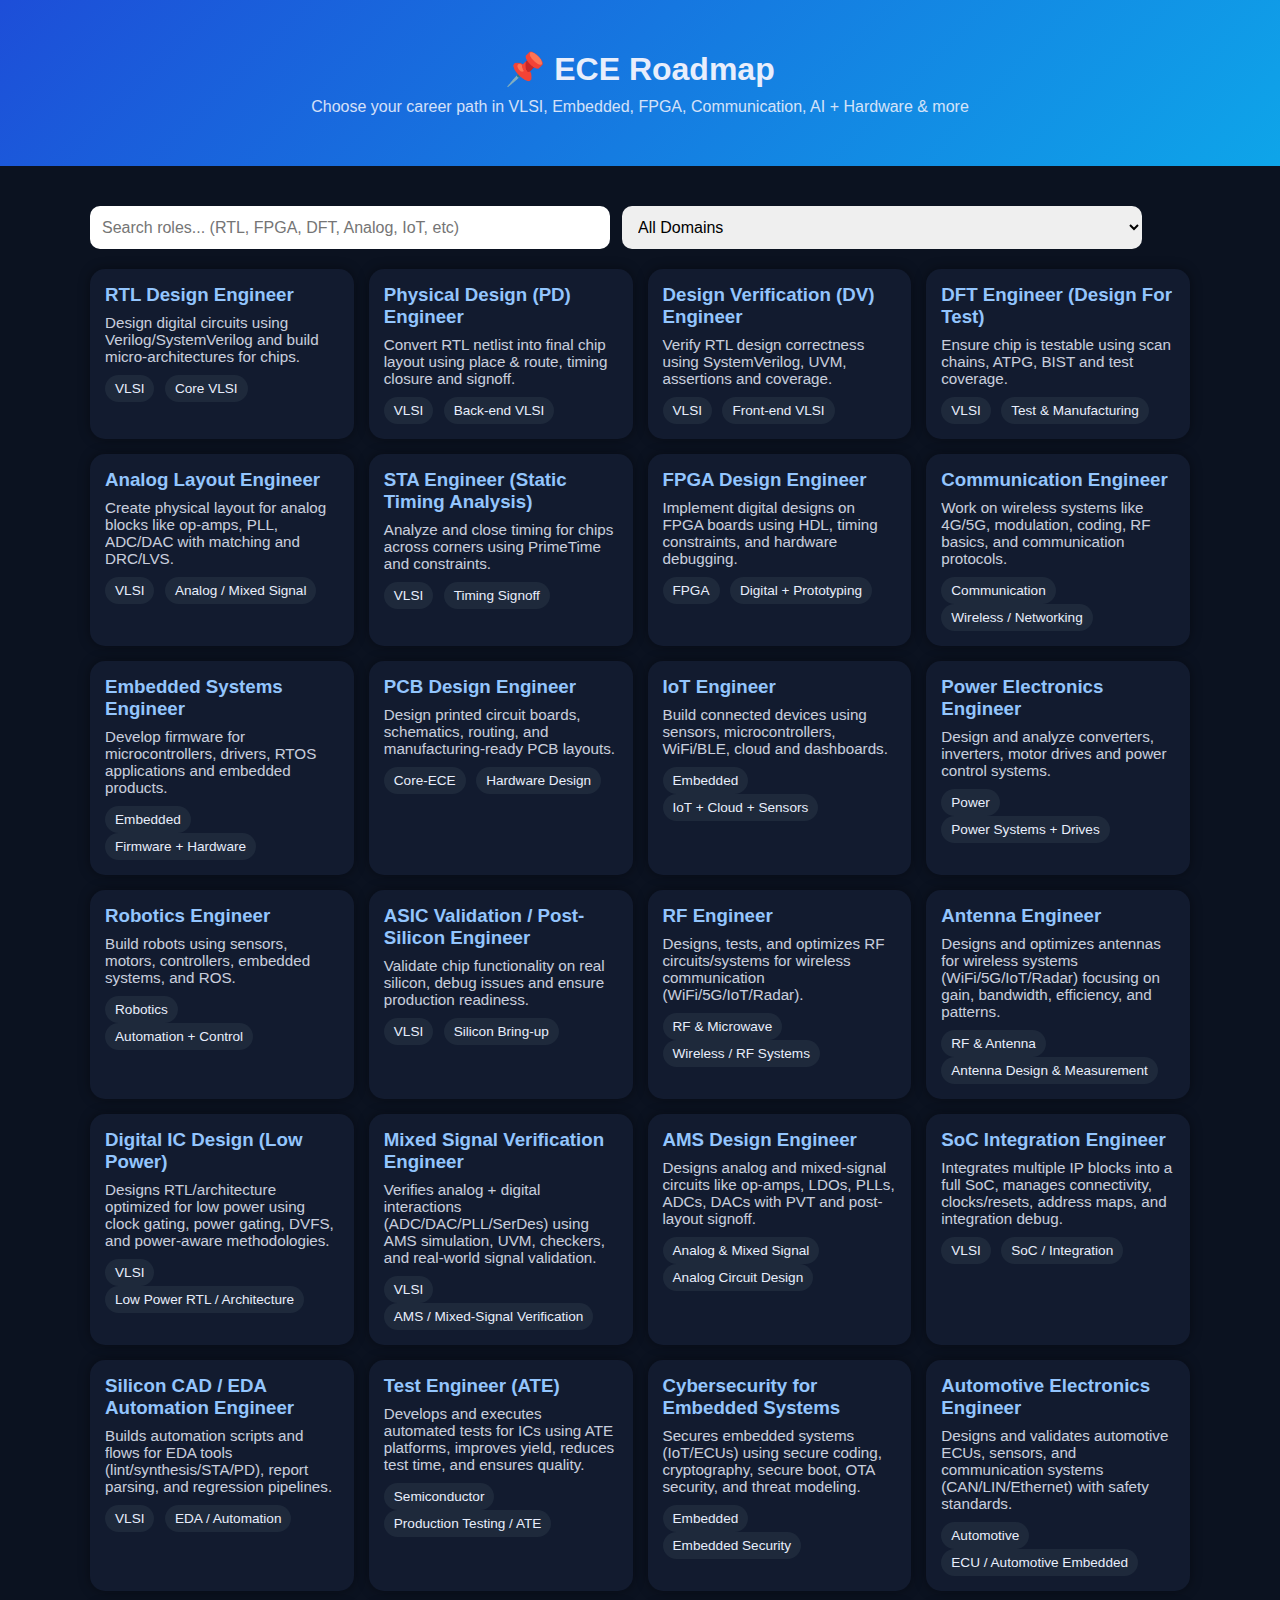
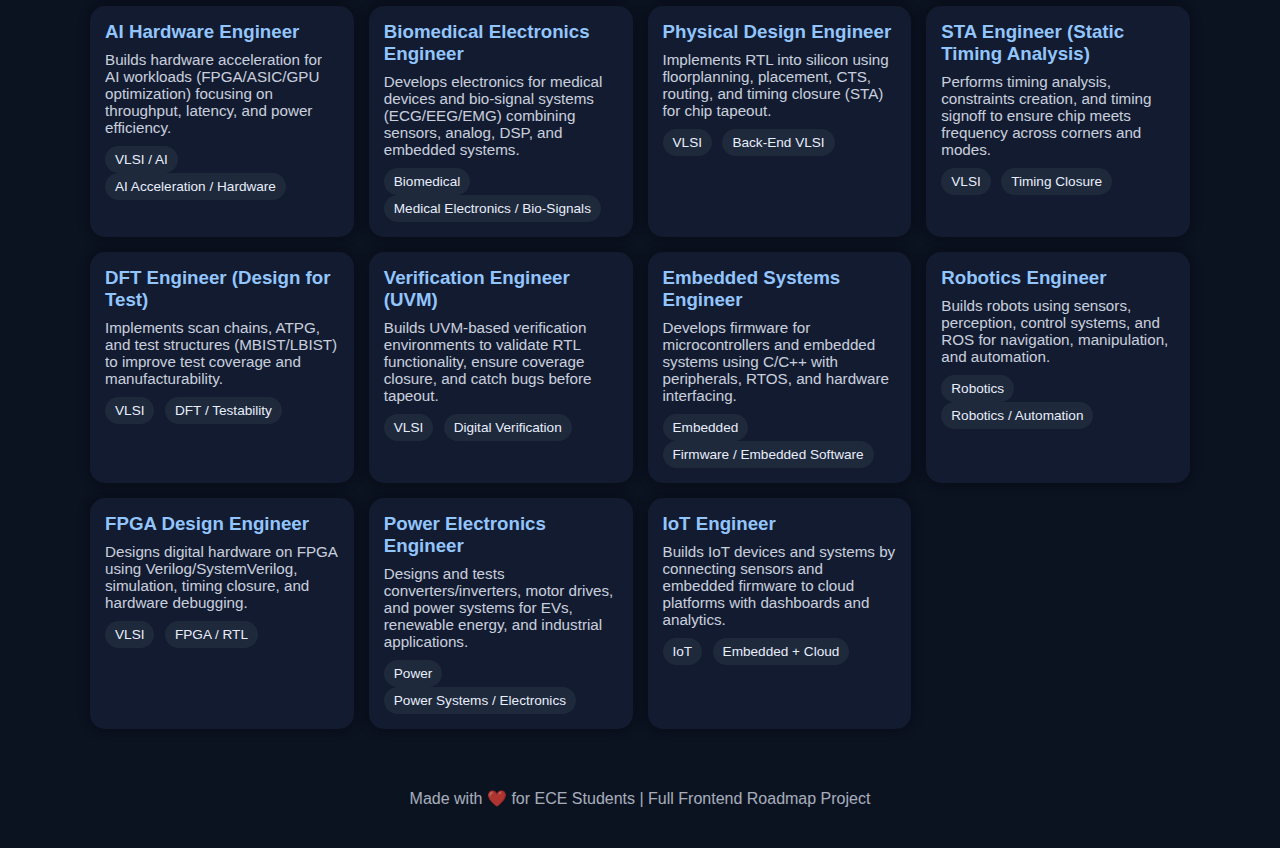
<file: index.html>
<!DOCTYPE html>
<html lang="en">
<head>
  <meta charset="UTF-8" />
  <meta name="viewport" content="width=device-width, initial-scale=1.0"/>
  <title>ECE Roadmap | Roles & Opportunities</title>
  <link rel="stylesheet" href="css/style.css"/>
</head>
<body>

  <header class="header">
    <div class="container">
      <h1>📌 ECE Roadmap</h1>
      <p>Choose your career path in VLSI, Embedded, FPGA, Communication, AI + Hardware & more</p>
    </div>
  </header>

  <main class="container">

    <section class="controls">
      <input id="searchInput" type="text" placeholder="Search roles... (RTL, FPGA, DFT, Analog, IoT, etc)" />
      <select id="domainFilter">
        <option value="all">All Domains</option>
        <option value="VLSI">VLSI</option>
        <option value="Embedded">Embedded</option>
        <option value="FPGA">FPGA</option>
        <option value="Communication">Communication</option>
        <option value="Power">Power</option>
        <option value="Robotics">Robotics</option>
        <option value="VLSI / AI">AI + Hardware</option>
        <option value="Core-ECE">Core ECE</option>
        <option value="RF & Microwave">RF & Microwave</option>
      </select>
    </section>

    <section id="rolesGrid" class="grid"></section>

  </main>

  <footer class="footer">
    <div class="container">
      <p>Made with ❤️ for ECE Students | Full Frontend Roadmap Project</p>
    </div>
  </footer>

  <script src="js/data.js"></script>
  <script src="js/app.js"></script>
</body>
</html>
</file>
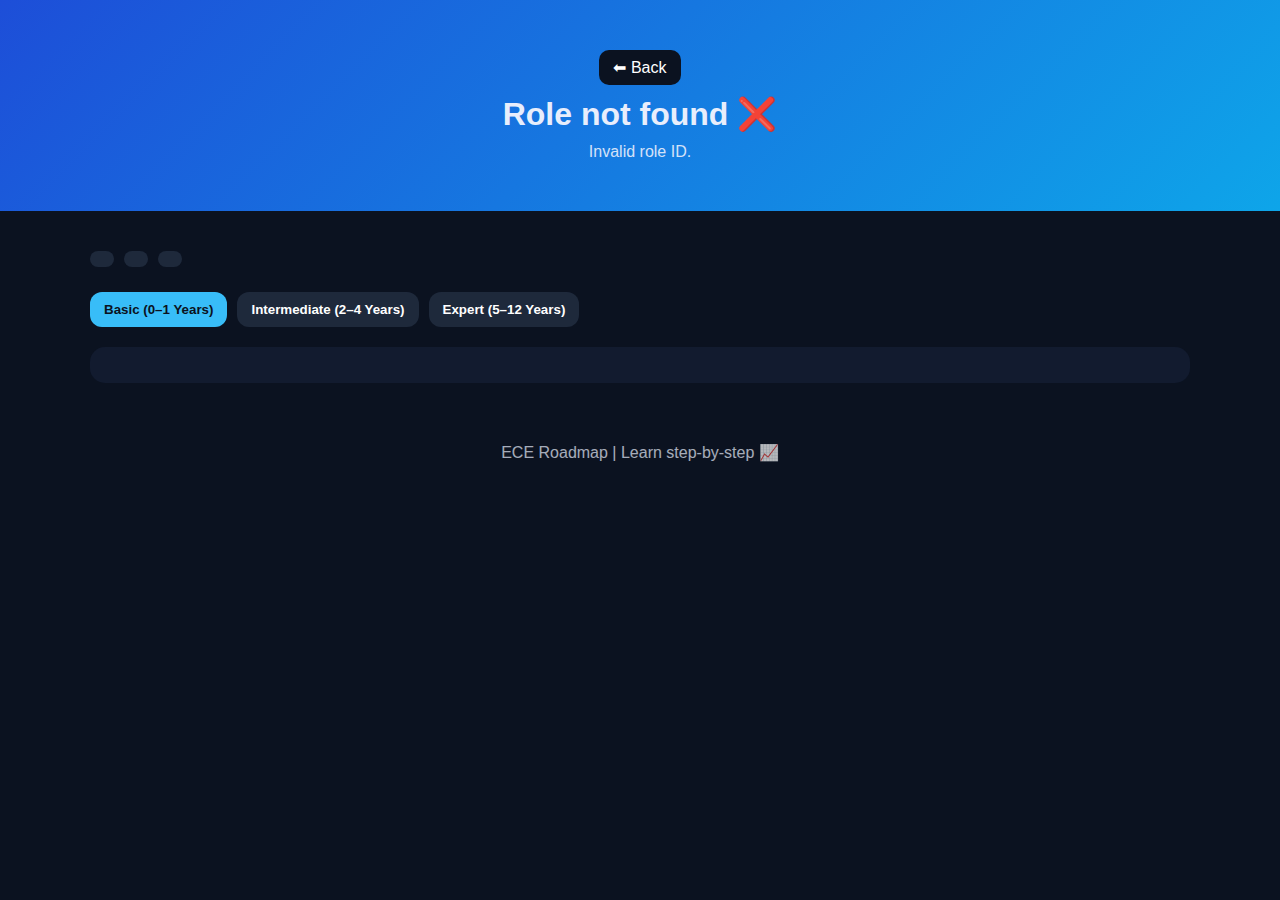
<file: role.html>
<!DOCTYPE html>
<html lang="en">
<head>
  <meta charset="UTF-8" />
  <meta name="viewport" content="width=device-width, initial-scale=1.0"/>
  <title>Role Details | ECE Roadmap</title>
  <link rel="stylesheet" href="css/style.css"/>
</head>
<body>

  <header class="header">
    <div class="container">
      <a class="backBtn" href="index.html">⬅ Back</a>
      <h1 id="roleTitle">Role</h1>
      <p id="roleSubtitle">Role description here...</p>
    </div>
  </header>

  <main class="container">

    <section class="tagsBox">
      <span class="tag" id="roleDomain"></span>
      <span class="tag" id="roleSalary"></span>
      <span class="tag" id="roleCompanies"></span>
    </section>

    <section class="tabButtons">
      <button class="tabBtn active" data-tab="basic">Basic (0–1 Years)</button>
      <button class="tabBtn" data-tab="intermediate">Intermediate (2–4 Years)</button>
      <button class="tabBtn" data-tab="expert">Expert (5–12 Years)</button>
    </section>

    <section id="tabContent" class="tabContent"></section>

  </main>

  <footer class="footer">
    <div class="container">
      <p>ECE Roadmap | Learn step-by-step 📈</p>
    </div>
  </footer>

  <script src="js/data.js"></script>
  <script src="js/role.js"></script>
</body>
</html>
</file>
<file: css/style.css>
* {
  margin: 0;
  padding: 0;
  box-sizing: border-box;
  font-family: Arial, sans-serif;
}

body {
  background: #0b1220;
  color: #e8eefc;
}

.container {
  width: 92%;
  max-width: 1100px;
  margin: auto;
  padding: 20px 0;
}

.header {
  background: linear-gradient(135deg, #1d4ed8, #0ea5e9);
  padding: 30px 0;
  text-align: center;
}

.header h1 {
  font-size: 2rem;
  margin-bottom: 10px;
}

.header p {
  opacity: 0.9;
  font-size: 1rem;
}

.controls {
  display: flex;
  gap: 12px;
  margin: 20px 0;
  flex-wrap: wrap;
}

.controls input, .controls select {
  padding: 12px;
  border-radius: 10px;
  border: none;
  outline: none;
  font-size: 1rem;
  width: 100%;
  max-width: 520px;
}

.grid {
  display: grid;
  grid-template-columns: repeat(auto-fit, minmax(260px, 1fr));
  gap: 15px;
  margin-top: 15px;
}

.card {
  background: #121b2f;
  border-radius: 15px;
  padding: 15px;
  box-shadow: 0 0 12px rgba(0,0,0,0.4);
  transition: 0.2s ease-in-out;
  cursor: pointer;
}

.card:hover {
  transform: translateY(-4px);
}

.card h3 {
  margin-bottom: 8px;
  color: #93c5fd;
}

.card p {
  opacity: 0.85;
  font-size: 0.95rem;
  margin-bottom: 10px;
}

.badge {
  display: inline-block;
  background: #1e293b;
  padding: 6px 10px;
  border-radius: 20px;
  font-size: 0.85rem;
  margin-right: 6px;
}

.footer {
  text-align: center;
  padding: 20px;
  opacity: 0.7;
}

.backBtn {
  display: inline-block;
  background: #0b1220;
  padding: 8px 14px;
  border-radius: 10px;
  color: white;
  text-decoration: none;
  margin-bottom: 10px;
}

.tagsBox {
  display: flex;
  gap: 10px;
  flex-wrap: wrap;
  margin-top: 20px;
}

.tag {
  background: #1e293b;
  padding: 8px 12px;
  border-radius: 12px;
  font-size: 0.9rem;
}

.tabButtons {
  margin-top: 25px;
  display: flex;
  gap: 10px;
  flex-wrap: wrap;
}

.tabBtn {
  padding: 10px 14px;
  border-radius: 12px;
  border: none;
  cursor: pointer;
  background: #1e293b;
  color: white;
  font-weight: bold;
}

.tabBtn.active {
  background: #38bdf8;
  color: #0b1220;
}

.tabContent {
  margin-top: 20px;
  background: #121b2f;
  padding: 18px;
  border-radius: 15px;
}

.sectionBox {
  margin-bottom: 18px;
}

.sectionBox h3 {
  margin-bottom: 8px;
  color: #60a5fa;
}

.sectionBox ul {
  padding-left: 18px;
}

.sectionBox li {
  margin-bottom: 6px;
  opacity: 0.9;
}
</file>
